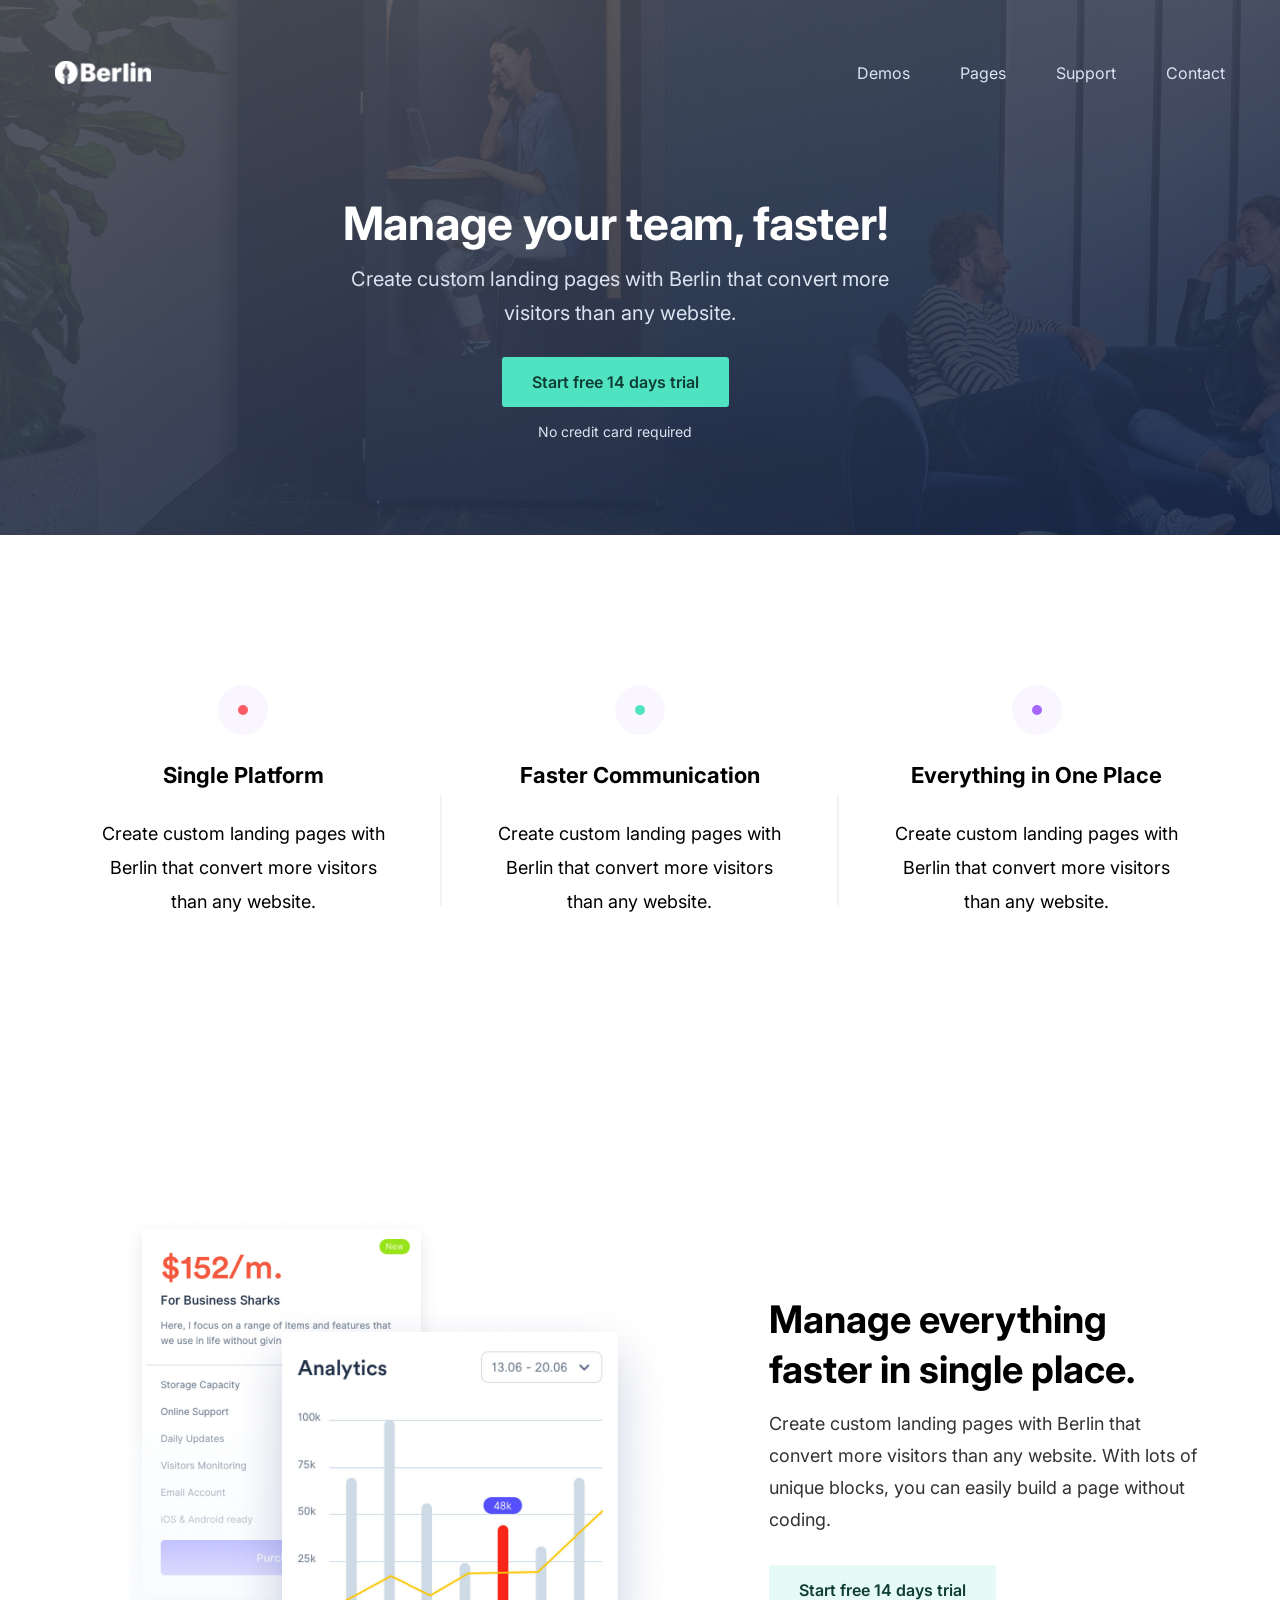
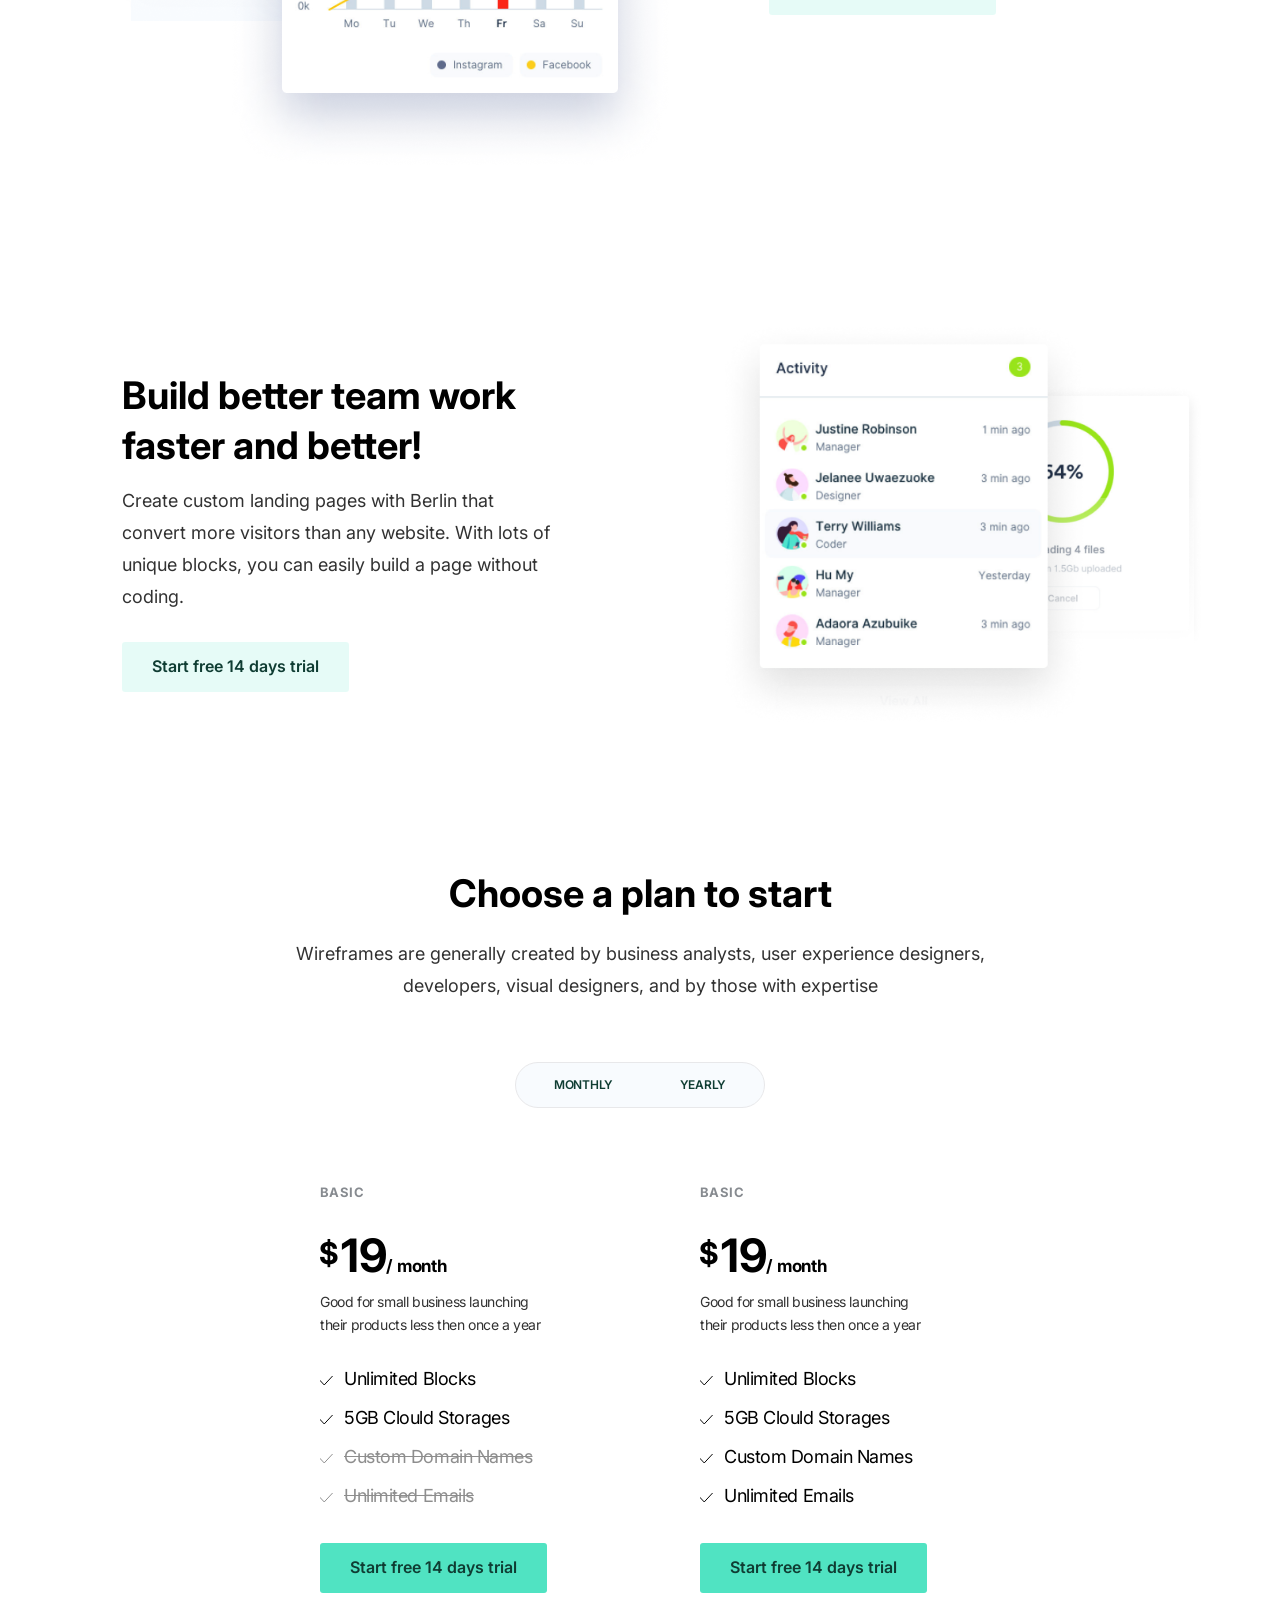
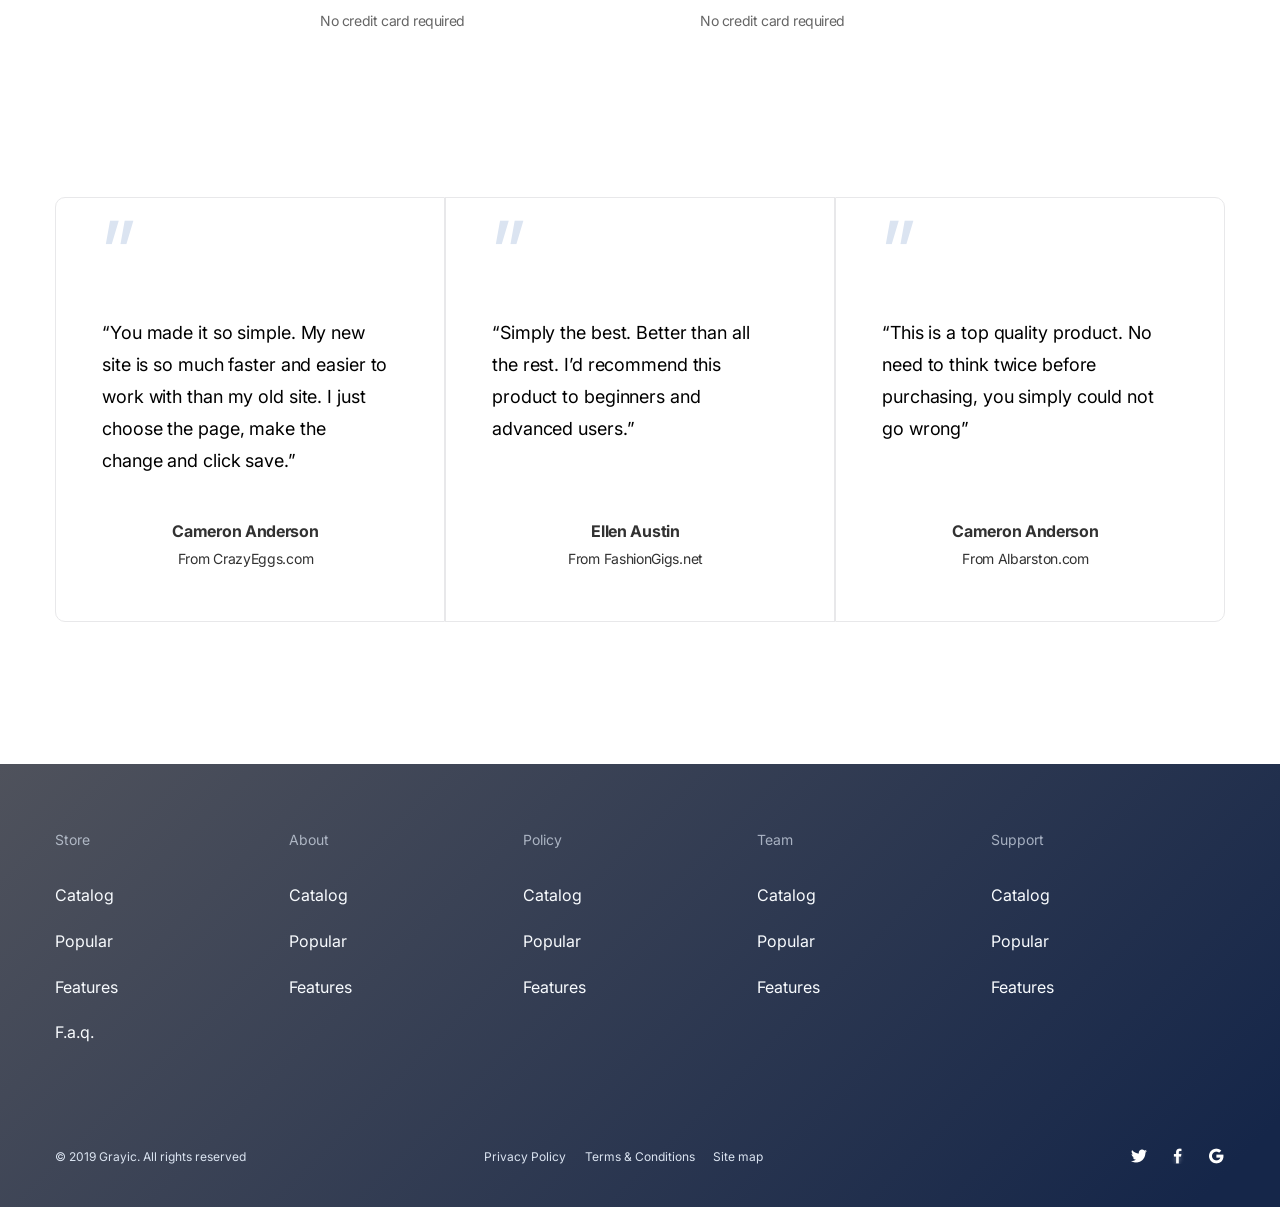
<file: index.html>
<!DOCTYPE html>
<html lang="en">

<head>
    <meta charset="UTF-8">
    <meta http-equiv="X-UA-Compatible" content="IE=edge">
    <meta name="viewport" content="width=device-width, initial-scale=1.0">
    <link rel="preconnect" href="https://fonts.googleapis.com">
    <link rel="preconnect" href="https://fonts.gstatic.com" crossorigin>
    <link href="https://fonts.googleapis.com/css2?family=Inter:wght@400;600;700&display=swap" rel="stylesheet">
    <link rel="stylesheet" href="css/style.css">
    <title>Berlin</title>

</head>

<body>
    <div class="wrapper">
        <header class="header">
            <div class="header__body">
                <div class="header__logo">
                    <a href="index.html"><img src="img/LOGO White.svg" alt="logo-white"></a>
                </div>
                <nav class="header__menu">
                    <ul class="header__list">
                        <li class="header__item"><a href="">Demos</a></li>
                        <li class="header__item"><a href="">Pages</a></li>
                        <li class="header__item"><a href="">Support</a></li>
                        <li class="header__item"><a href="contact.html">Contact</a></li>
                    </ul>
                </nav>
            </div>
        </header>

        <div class="content__top">
            <div class="content__top-container">
                <div class="content__block">
                    <h1 class="content__top-title">Manage your team, faster!</h1>
                    <p class="content__top-text">Create custom landing pages with Berlin that convert more visitors than
                        any
                        website.</p>
                    <button class="content__top-button button-dark-green">Start free 14 days trial</button>
                    <h5 class="content__top-not__cards">No credit card required</h5>
                </div>
            </div>
        </div>

        <div class="feature">
            <div class="feature__container">

                <div class="feature__item ">
                    <div class="feature__button-red feature__button">
                        <div class="feature__button-small"></div>
                    </div>
                    <h2 class="feature__item-title">Single Platform</h2>
                    <p class="feature__item-text">Create custom landing pages with Berlin that convert more visitors
                        than any website.</p>
                </div>

                <div class="feature__item">
                    <div class="feature__button-blue feature__button">
                        <div class="feature__button-small"></div>
                    </div>
                    <h2 class="feature__item-title">Faster Communication</h2>
                    <p class="feature__item-text">Create custom landing pages with Berlin that convert more visitors
                        than any website.</p>
                </div>

                <div class="feature__item">
                    <div class="feature__button-violet feature__button">
                        <div class="feature__button-small"></div>
                    </div>
                    <h2 class="feature__item-title">Everything in One Place</h2>
                    <p class="feature__item-text">Create custom landing pages with Berlin that convert more visitors
                        than any website.</p>
                </div>
            </div>
        </div>

        <div class="content__analytic">
            <div class="content__analytic-container">
                <div class="content__analytic-img">
                    <img src="img/analytics-img.png" alt="analytics-img">
                </div>

                <div class="content__analytic-info">
                    <h2 class="content__analytic-title">Manage everything faster in single place.</h2>
                    <p class="content__analytic-text">Create custom landing pages with Berlin that convert more visitors
                        than any website. With lots of unique blocks, you can easily build a page without coding.</p>
                    <button class="content__analytic-button button-dark-lite">Start free 14 days trial</button>
                </div>
            </div>
        </div>

        <div class="content__two">
            <div class="content__two-container">
                <div class="content__two-info">
                    <h2 class="content__two-title">Build better team work faster and better!</h2>
                    <p class="content__two-text">Create custom landing pages with Berlin that convert more visitors
                        than any website. With lots of unique blocks, you can easily build a page without coding.</p>
                    <button class="content__analytic-button button-dark-lite">Start free 14 days trial</button>
                </div>

                <div class="content__two-img">
                    <img src="img/IMAGE 1.png" alt="IMAGE 1">
                </div>
            </div>
        </div>

        <div class="pricing">
            <div class="prising__container">
                <div class="prising__heading">
                    <h2 class="prising__heading-title">Choose a plan to start</h2>
                    <p class="prising__heading-text">Wireframes are generally created by business analysts, user
                        experience designers, developers, visual designers, and by those with expertise</p>
                </div>

                <div class="pricing__block">

                    <div class="pricing__block-buttons">
                        <button class="pricing__block-button-one button">Monthly</button>
                        <button class="pricing__block-button-two button">Yearly</button>
                    </div>

                    <div class="price__lists">
                        <div class="price__list-one">
                            <span class="pricing__block-package">Basic</span>
                            <h2 class="pricing__block-price">19<span>/ month</span></h2>
                            <p class="pricing__block-text">Good for small business launching their products less then
                                once a
                                year</p>
                            <ul class="pricing__block-list">
                                <li class="pricing__block-item">Unlimited Blocks</li>
                                <li class="pricing__block-item">5GB Clould Storages</li>
                                <li class="pricing__block-item crossed-out">Custom Domain Names</li>
                                <li class="pricing__block-item crossed-out">Unlimited Emails</li>
                            </ul>
                            <button class="pricing__block-button button-dark-green">Start free 14 days trial</button>
                            <h5 class="prising__block-not__cards">No credit card required</h5>
                        </div>
                        <div class="price__list-two">
                            <span class="pricing__block-package">Basic</span>
                            <h2 class="pricing__block-price">19<span>/ month</span></h2>
                            <p class="pricing__block-text">Good for small business launching their products less then
                                once a
                                year</p>
                            <ul class="pricing__block-list">
                                <li class="pricing__block-item">Unlimited Blocks</li>
                                <li class="pricing__block-item">5GB Clould Storages</li>
                                <li class="pricing__block-item">Custom Domain Names</li>
                                <li class="pricing__block-item">Unlimited Emails</li>
                            </ul>
                            <button class="pricing__block-button button-dark-green">Start free 14 days trial</button>
                            <h5 class="prising__block-not__cards">No credit card required</h5>
                        </div>
                    </div>
                </div>

            </div>
        </div>

        <div class="testimonial">
            <div class="testimonial__container">
                <div class="testimonial__block">
                    <span class="testimonial__block-quotes">&#8221</span>
                    <p class="testimonial__block-text">“You made it so simple. My new site is so much faster and
                        easier
                        to work with than my old site. I
                        just choose the page, make the change and click save.”</p>
                    <h5 class="testimonial__block-autor">Cameron Anderson</h5>
                    <p class="testimonial__block-source">From CrazyEggs.com</p>
                </div>

                <div class="testimonial__block">
                    <span class="testimonial__block-quotes">&#8221</span>
                    <p class="testimonial__block-text">“Simply the best. Better than all the rest. I’d recommend this
                        product to beginners and advanced users.”</p>
                    <h5 class="testimonial__block-autor">Ellen Austin</h5>
                    <p class="testimonial__block-source">From FashionGigs.net</p>
                </div>

                <div class="testimonial__block">
                    <span class="testimonial__block-quotes">&#8221</span>
                    <p class="testimonial__block-text">“This is a top quality product. No need to think twice before
                        purchasing, you simply could not go wrong”</p>
                    <h5 class="testimonial__block-autor">Cameron Anderson</h5>
                    <p class="testimonial__block-source">From Albarston.com</p>
                </div>
            </div>
        </div>

        <footer class="footer">
            <div class="footer__container">
                <div class="footer__group-blocks">

                    <div class="footer__group">
                        <h4 class="footer__group-title">Store</h4>
                        <ul class="footer__group-list">
                            <li class="footer__group-item"><a href="" class="footer__group-link">Catalog</a></li>
                            <li class="footer__group-item"><a href="" class="footer__group-link">Popular</a></li>
                            <li class="footer__group-item"><a href="" class="footer__group-link">Features</a></li>
                            <li class="footer__group-item"><a href="" class="footer__group-link">F.a.q.</a></li>
                        </ul>
                    </div>

                    <div class="footer__group">
                        <h4 class="footer__group-title">About</h4>
                        <ul class="footer__group-list">
                            <li class="footer__group-item"><a href="" class="footer__group-link">Catalog</a></li>
                            <li class="footer__group-item"><a href="" class="footer__group-link">Popular</a></li>
                            <li class="footer__group-item"><a href="" class="footer__group-link">Features</a></li>
                        </ul>
                    </div>

                    <div class="footer__group">
                        <h4 class="footer__group-title">Policy</h4>
                        <ul class="footer__group-list">
                            <li class="footer__group-item"><a href="" class="footer__group-link">Catalog</a></li>
                            <li class="footer__group-item"><a href="" class="footer__group-link">Popular</a></li>
                            <li class="footer__group-item"><a href="" class="footer__group-link">Features</a></li>
                        </ul>
                    </div>

                    <div class="footer__group">
                        <h4 class="footer__group-title">Team</h4>
                        <ul class="footer__group-list">
                            <li class="footer__group-item"><a href="" class="footer__group-link">Catalog</a></li>
                            <li class="footer__group-item"><a href="" class="footer__group-link">Popular</a></li>
                            <li class="footer__group-item"><a href="" class="footer__group-link">Features</a></li>
                    </div>

                    <div class="footer__group">
                        <h4 class="footer__group-title">Support</h4>
                        <ul class="footer__group-list">
                            <li class="footer__group-item"><a href="" class="footer__group-link">Catalog</a></li>
                            <li class="footer__group-item"><a href="" class="footer__group-link">Popular</a></li>
                            <li class="footer__group-item"><a href="" class="footer__group-link">Features</a></li>
                        </ul>
                    </div>
                </div>

                <div class="footer__info">
                    <span class="footer__politic span__style">&#169 2019 Grayic. All rights reserved</span>
                    <div class="footer__info-block">
                        <span class="footer__privacy span__style">Privacy Policy</span>
                        <span class="footer__terms span__style">Terms & Conditions</span>
                        <span class="footer__site-map span__style">Site map</span>
                    </div>

                    <div class="footer_social">
                        <a class="footer_social-icon" href=""><img src="img/twitter.png" alt="twitter"></a>
                        <a class="footer_social-icon" href=""><img src="img/facebook.png" alt="facebook"></a>
                        <a class="footer_social-icon" href=""><img src="img/google.png" alt="google"></a>
                    </div>
                </div>

            </div>

        </footer>
    </div>
</body>

</html>
</file>
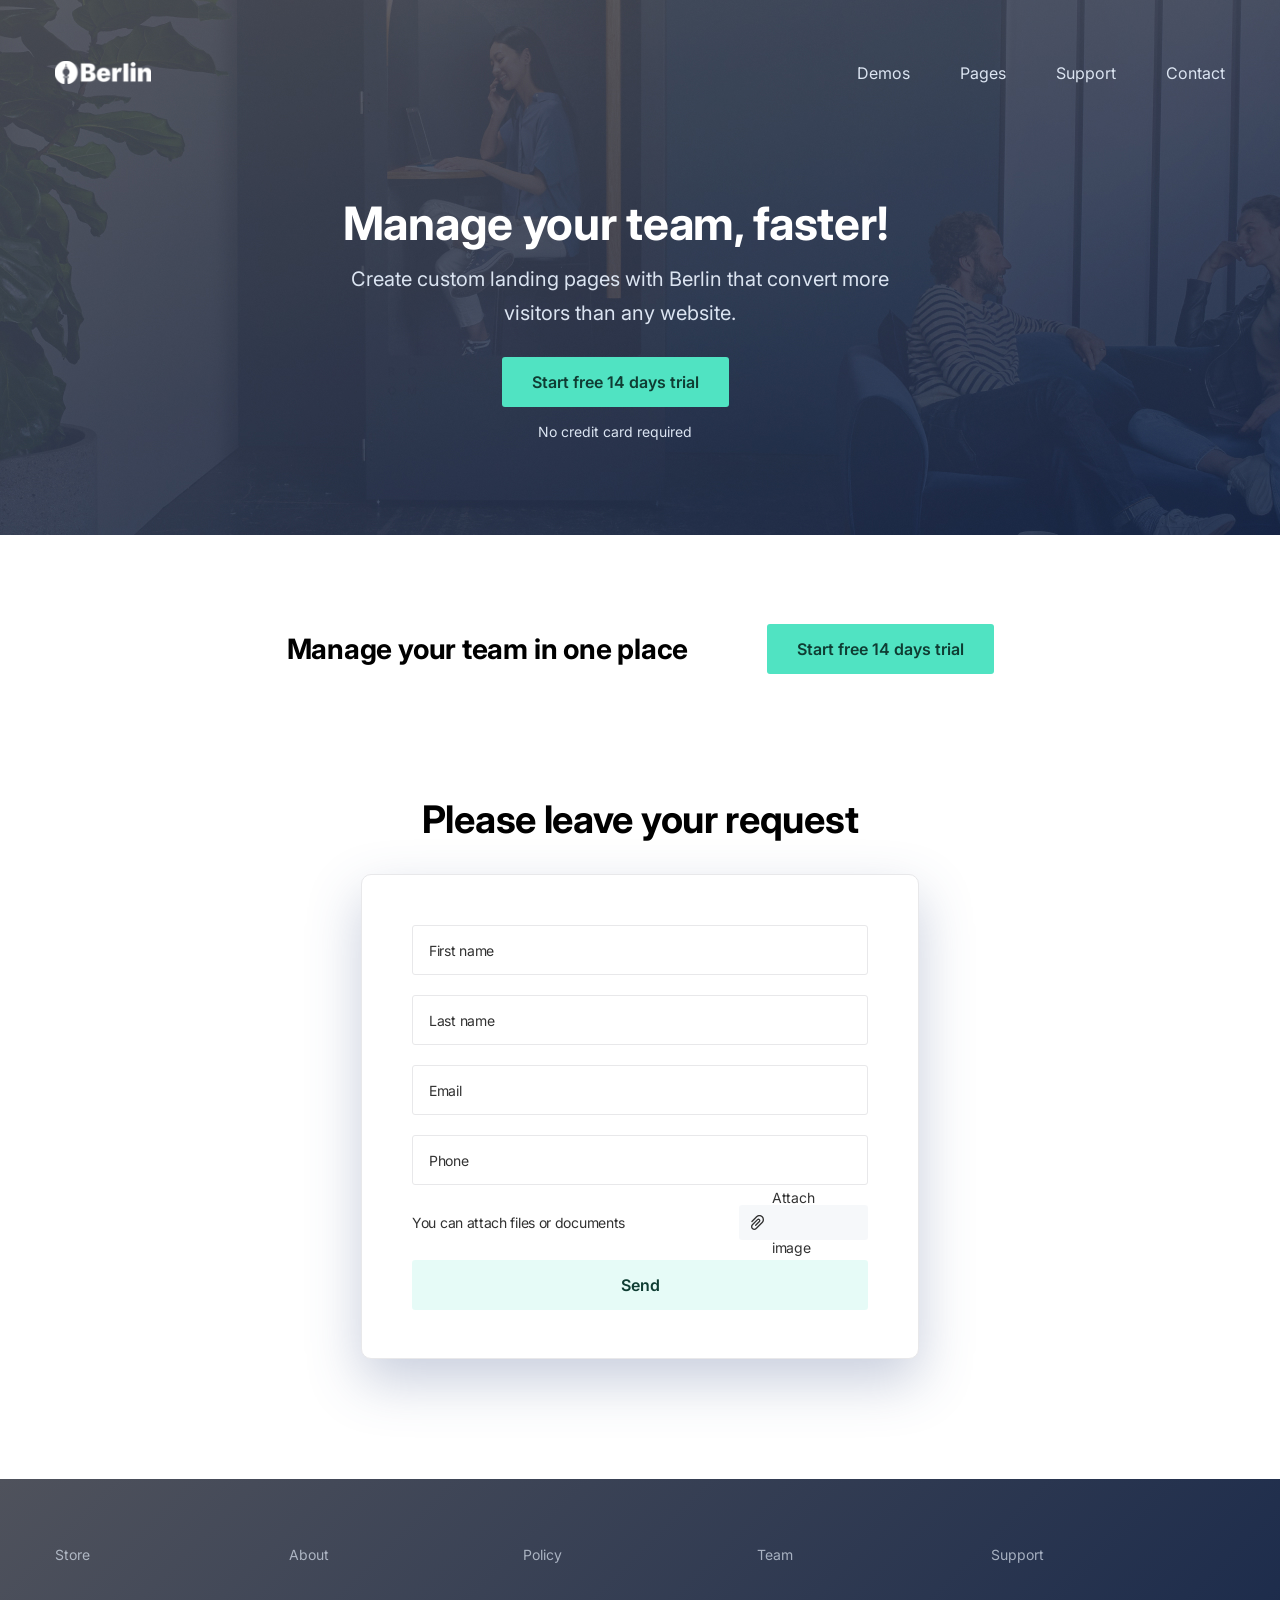
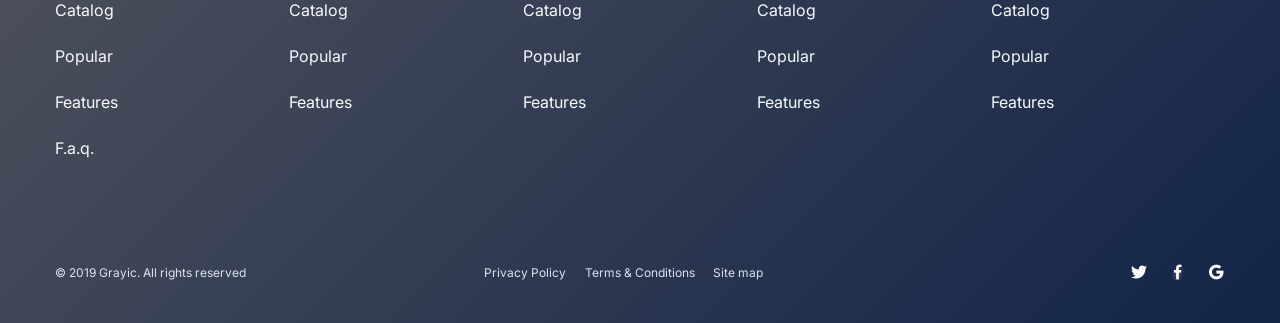
<file: contact.html>
<!DOCTYPE html>
<html lang="en">

<head>
    <meta charset="UTF-8">
    <meta http-equiv="X-UA-Compatible" content="IE=edge">
    <meta name="viewport" content="width=device-width, initial-scale=1.0">
    <link rel="preconnect" href="https://fonts.googleapis.com">
    <link rel="preconnect" href="https://fonts.gstatic.com" crossorigin>
    <link href="https://fonts.googleapis.com/css2?family=Inter:wght@400;600;700&display=swap" rel="stylesheet">
    <link rel="stylesheet" href="css/style.css">
    <title>Document</title>
</head>

<body>
    <div class="wrapper">
        <header class="header">
            <div class="header__body">
                <div class="header__logo">
                    <a href="index.html"><img src="img/LOGO White.svg" alt="logo-white"></a>
                </div>
                <nav class="header__menu">
                    <ul class="header__list">
                        <li class="header__item"><a href="">Demos</a></li>
                        <li class="header__item"><a href="">Pages</a></li>
                        <li class="header__item"><a href="">Support</a></li>
                        <li class="header__item"><a href="">Contact</a></li>
                    </ul>
                </nav>
            </div>
        </header>

        <div class="content__top">
            <div class="content__top-container">
                <div class="content__block">
                    <h1 class="content__top-title">Manage your team, faster!</h1>
                    <p class="content__top-text">Create custom landing pages with Berlin that convert more visitors than
                        any
                        website.</p>
                    <button class="content__top-button button-dark-green">Start free 14 days trial</button>
                    <h5 class="content__top-not__cards">No credit card required</h5>
                </div>
            </div>
        </div>

        <div class="contact__form">
            <div class="contact__form-container">
                <div class="contact__form-header">
                    <h2 class="contact__form-header__title">Manage your team in one place</h2>
                    <button class="contact__form-button button-dark-green">Start free 14 days trial</button>
                </div>
                <div class="form__block">
                    <h2 class="form__block-title">Please leave your request</h2>
                    <form class="form" action="#">
                        <input class="form__input" type="text" name="Name" id="" placeholder="First name">
                        <br>
                        <input class="form__input" type="text" name="Name" id="" placeholder="Last name">
                        <br>
                        <input class="form__input" type="email" name="Email" id="" placeholder="Email">
                        <br>
                        <input class="form__input" type="tel" name="Tel" id="" placeholder="Phone">
                        <br>
                        <div class="form__attach-img">
                            <span>You can attach files or documents</span>
                            <input type="file" name="File" id="input__file" multiple class="input__file">
                            <label for="input__file" class="input__file-button">
                                <img class="input__file-icon" src="img/icon.svg" alt="icon">
                                <span class="input__file-button-text">Attach image</span>
                            </label>
                        </div>
                        <button class="form__button" type="submit">Send</button>
                    </form>
                </div>

            </div>
        </div>

        <footer class="footer">
            <div class="footer__container">
                <div class="footer__group-blocks">

                    <div class="footer__group">
                        <h4 class="footer__group-title">Store</h4>
                        <ul class="footer__group-list">
                            <li class="footer__group-item"><a href="" class="footer__group-link">Catalog</a></li>
                            <li class="footer__group-item"><a href="" class="footer__group-link">Popular</a></li>
                            <li class="footer__group-item"><a href="" class="footer__group-link">Features</a></li>
                            <li class="footer__group-item"><a href="" class="footer__group-link">F.a.q.</a></li>
                        </ul>
                    </div>

                    <div class="footer__group">
                        <h4 class="footer__group-title">About</h4>
                        <ul class="footer__group-list">
                            <li class="footer__group-item"><a href="" class="footer__group-link">Catalog</a></li>
                            <li class="footer__group-item"><a href="" class="footer__group-link">Popular</a></li>
                            <li class="footer__group-item"><a href="" class="footer__group-link">Features</a></li>
                        </ul>
                    </div>

                    <div class="footer__group">
                        <h4 class="footer__group-title">Policy</h4>
                        <ul class="footer__group-list">
                            <li class="footer__group-item"><a href="" class="footer__group-link">Catalog</a></li>
                            <li class="footer__group-item"><a href="" class="footer__group-link">Popular</a></li>
                            <li class="footer__group-item"><a href="" class="footer__group-link">Features</a></li>
                        </ul>
                    </div>

                    <div class="footer__group">
                        <h4 class="footer__group-title">Team</h4>
                        <ul class="footer__group-list">
                            <li class="footer__group-item"><a href="" class="footer__group-link">Catalog</a></li>
                            <li class="footer__group-item"><a href="" class="footer__group-link">Popular</a></li>
                            <li class="footer__group-item"><a href="" class="footer__group-link">Features</a></li>
                    </div>

                    <div class="footer__group">
                        <h4 class="footer__group-title">Support</h4>
                        <ul class="footer__group-list">
                            <li class="footer__group-item"><a href="" class="footer__group-link">Catalog</a></li>
                            <li class="footer__group-item"><a href="" class="footer__group-link">Popular</a></li>
                            <li class="footer__group-item"><a href="" class="footer__group-link">Features</a></li>
                        </ul>
                    </div>
                </div>

                <div class="footer__info">
                    <span class="footer__politic span__style">&#169 2019 Grayic. All rights reserved</span>
                    <div class="footer__info-block">
                        <span class="footer__privacy span__style">Privacy Policy</span>
                        <span class="footer__terms span__style">Terms & Conditions</span>
                        <span class="footer__site-map span__style">Site map</span>
                    </div>

                    <div class="footer_social">
                        <a class="footer_social-icon" href=""><img src="img/twitter.png" alt="twitter"></a>
                        <a class="footer_social-icon" href=""><img src="img/facebook.png" alt="facebook"></a>
                        <a class="footer_social-icon" href=""><img src="img/google.png" alt="google"></a>
                    </div>
                </div>

            </div>

        </footer>
    </div>
</body>

</html>
</file>
<file: css/style.css>
* {
  padding: 0;
  margin: 0;
  border: 0;
}

*, *::before, *::after {
  -webkit-box-sizing: border-box;
  box-sizing: border-box;
}

:focus, :active {
  outline: none;
}

a:focus, a:active {
  outline: none;
}

nav, footer, header, aside {
  display: block;
}

html, body {
  height: 100%;
  width: 100%;
  line-height: 1;
  font-size: 14px;
  -ms-text-size-adjust: 100%;
  -moz-text-size-adjust: 100%;
  -webkit-text-size-adjust: 100%;
}

input, button, textarea {
  font-family: inherit;
}

input::-ms-clear {
  display: none;
}

button {
  cursor: pointer;
}

button::-moz-focus-inner {
  padding: 0;
  border: 0;
}

a, a:visited {
  text-decoration: none;
}

a:hover {
  text-decoration: none;
}

ul li {
  list-style: none;
}

img {
  vertical-align: top;
}

h1, h2, h3, h4, h5, h6 {
  font-size: inherit;
  font-weight: 400;
}

.wrapper .button-dark-lite, .wrapper .button-dark-green {
  min-width: 227px;
  min-height: 50px;
  border-radius: 3px;
  font: 600 16px/119% "Inter", sans-serif;
  display: -webkit-box;
  display: -ms-flexbox;
  display: flex;
  -webkit-box-pack: center;
      -ms-flex-pack: center;
          justify-content: center;
  -webkit-box-align: center;
      -ms-flex-align: center;
          align-items: center;
  color: #0f3d33;
  padding: 15px 28px;
}

.contact__form-container .form__block .form__block-title, .prising__container .prising__heading .prising__heading-title, .content__two-container .content__two-info .content__two-title, .content__analytic-container .content__analytic-info .content__analytic-title {
  font: bold 38px/132% "Inter", sans-serif;
  color: #000000;
}

.testimonial__container .testimonial__block .testimonial__block-text, .prising__container .prising__heading .prising__heading-text, .content__two-container .content__two-info .content__two-text, .content__analytic-container .content__analytic-info .content__analytic-text {
  font: 18px/178% "Inter", sans-serif;
  color: #323232;
}

.wrapper {
  width: 100%;
  min-height: 100vh;
}
.wrapper .button-dark-green {
  background-color: #50e3c2;
}
.wrapper .button-dark-lite {
  background-color: rgba(80, 227, 194, 0.14);
}

.header {
  position: absolute;
  top: 0;
  left: 0;
  width: 100%;
}
.header .header__body {
  max-width: 1190px;
  min-height: 145px;
  padding: 10px;
  margin: 0 auto;
  display: -webkit-box;
  display: -ms-flexbox;
  display: flex;
  -webkit-box-pack: justify;
      -ms-flex-pack: justify;
          justify-content: space-between;
  -webkit-box-align: center;
      -ms-flex-align: center;
          align-items: center;
  -ms-flex-wrap: wrap;
      flex-wrap: wrap;
}
.header .header__body .header__menu .header__list {
  display: -webkit-box;
  display: -ms-flexbox;
  display: flex;
  -webkit-box-pack: end;
      -ms-flex-pack: end;
          justify-content: flex-end;
  -webkit-box-align: center;
      -ms-flex-align: center;
          align-items: center;
  -ms-flex-wrap: wrap;
      flex-wrap: wrap;
}
.header .header__body .header__menu .header__list .header__item {
  margin-left: 50px;
}
.header .header__body .header__menu .header__list .header__item a {
  font: 16px/150% "Inter", sans-serif;
  color: #dbe4f1;
}

.content__top {
  background: url(../img/BG.jpg) center center no-repeat;
}
.content__top .content__top-container {
  max-width: 1190px;
  height: 535px;
  padding: 189px 10px 20px 10px;
  margin: 0 auto;
  display: -webkit-box;
  display: -ms-flexbox;
  display: flex;
  -webkit-box-pack: center;
      -ms-flex-pack: center;
          justify-content: center;
  overflow: hidden;
}
.content__top .content__top-container .content__block {
  margin-left: -50px;
  text-align: center;
}
.content__top .content__top-container .content__block .content__top-title {
  font: normal bold 46px/148% "Inter", sans-serif;
  letter-spacing: -0.3px;
  color: white;
  margin-bottom: 5px;
}
.content__top .content__top-container .content__block .content__top-text {
  max-width: 563px;
  font: 20px/170% "Inter", sans-serif;
  color: #dbe4f1;
  margin: 0px 0px 27px 9px;
}
.content__top .content__top-container .content__block .content__top-button {
  display: inline-block;
  margin-bottom: 11px;
}
.content__top .content__top-container .content__block .content__top-not__cards {
  font: 14px/200% "Inter", sans-serif;
  color: #dbe4f1;
}

.feature {
  padding: 150px 10px 20px 10px;
}
.feature .feature__container {
  max-width: 1190px;
  margin: 0 auto;
  display: -webkit-box;
  display: -ms-flexbox;
  display: flex;
  -ms-flex-pack: distribute;
      justify-content: space-around;
  -ms-flex-wrap: wrap;
      flex-wrap: wrap;
}
.feature .feature__item {
  width: 306px;
  display: inline-block;
  text-align: center;
  position: relative;
  margin-bottom: 146px;
}
.feature .feature__item:not(:last-of-type) {
  margin-right: 0;
}
.feature .feature__item:not(:last-of-type):after {
  content: "";
  position: absolute;
  display: block;
  height: 111px;
  border: 1px solid #E8E8EA;
  opacity: 50%;
  right: -46px;
  top: 110px;
}
.feature .feature__item .feature__button {
  margin: 0 auto;
  margin-bottom: 24px;
}
.feature .feature__item .feature__item-title {
  font: bold 22px/154% "Inter", sans-serif;
  color: black;
  margin-bottom: 24px;
}
.feature .feature__item .feature__item-text {
  font: 18px/189% "Inter", sans-serif;
  color: black;
}
.feature .feature__item .feature__button-red {
  width: 50px;
  height: 50px;
  border-radius: 50%;
  display: -webkit-box;
  display: -ms-flexbox;
  display: flex;
  -webkit-box-pack: center;
      -ms-flex-pack: center;
          justify-content: center;
  -webkit-box-align: center;
      -ms-flex-align: center;
          align-items: center;
  background-color: rgba(166, 101, 251, 0.06);
}
.feature .feature__item .feature__button-red .feature__button-small {
  width: 10px;
  height: 10px;
  border-radius: 50%;
  display: -webkit-box;
  display: -ms-flexbox;
  display: flex;
  -webkit-box-pack: center;
      -ms-flex-pack: center;
          justify-content: center;
  -webkit-box-align: center;
      -ms-flex-align: center;
          align-items: center;
  background-color: #fc5c65;
}
.feature .feature__item .feature__button-blue {
  width: 50px;
  height: 50px;
  border-radius: 50%;
  display: -webkit-box;
  display: -ms-flexbox;
  display: flex;
  -webkit-box-pack: center;
      -ms-flex-pack: center;
          justify-content: center;
  -webkit-box-align: center;
      -ms-flex-align: center;
          align-items: center;
  background-color: rgba(166, 101, 251, 0.06);
}
.feature .feature__item .feature__button-blue .feature__button-small {
  width: 10px;
  height: 10px;
  border-radius: 50%;
  display: -webkit-box;
  display: -ms-flexbox;
  display: flex;
  -webkit-box-pack: center;
      -ms-flex-pack: center;
          justify-content: center;
  -webkit-box-align: center;
      -ms-flex-align: center;
          align-items: center;
  background-color: #50e3c2;
}
.feature .feature__item .feature__button-violet {
  width: 50px;
  height: 50px;
  border-radius: 50%;
  display: -webkit-box;
  display: -ms-flexbox;
  display: flex;
  -webkit-box-pack: center;
      -ms-flex-pack: center;
          justify-content: center;
  -webkit-box-align: center;
      -ms-flex-align: center;
          align-items: center;
  background-color: rgba(166, 101, 251, 0.06);
}
.feature .feature__item .feature__button-violet .feature__button-small {
  width: 10px;
  height: 10px;
  border-radius: 50%;
  display: -webkit-box;
  display: -ms-flexbox;
  display: flex;
  -webkit-box-pack: center;
      -ms-flex-pack: center;
          justify-content: center;
  -webkit-box-align: center;
      -ms-flex-align: center;
          align-items: center;
  background-color: #a665fb;
}

.content__analytic-container {
  max-width: 1190px;
  margin: 0 auto;
  padding: 130px 30px 20px 77px;
  display: -webkit-box;
  display: -ms-flexbox;
  display: flex;
  -webkit-box-pack: justify;
      -ms-flex-pack: justify;
          justify-content: space-between;
  -webkit-box-align: center;
      -ms-flex-align: center;
          align-items: center;
  -ms-flex-wrap: wrap;
      flex-wrap: wrap;
}
.content__analytic-container .content__analytic-img {
  background-position: center;
  background-repeat: no-repeat;
  background-size: cover;
}
.content__analytic-container .content__analytic-info {
  max-width: 436px;
  text-align: left;
  margin-top: -75px;
}
.content__analytic-container .content__analytic-info .content__analytic-title {
  margin-bottom: 14px;
}
.content__analytic-container .content__analytic-info .content__analytic-text {
  margin-bottom: 29px;
}

.content__two-container {
  max-width: 1190px;
  margin: 0 auto;
  padding: 130px 30px 20px 77px;
  display: -webkit-box;
  display: -ms-flexbox;
  display: flex;
  -webkit-box-pack: justify;
      -ms-flex-pack: justify;
          justify-content: space-between;
  -webkit-box-align: center;
      -ms-flex-align: center;
          align-items: center;
  -ms-flex-wrap: wrap;
      flex-wrap: wrap;
}
.content__two-container .content__two-img {
  background-position: center;
  background-repeat: no-repeat;
  background-size: cover;
}
.content__two-container .content__two-img img {
  height: 409px;
}
.content__two-container .content__two-info {
  max-width: 436px;
  text-align: left;
  margin-top: 15px;
}
.content__two-container .content__two-info .content__two-title {
  margin-bottom: 14px;
}
.content__two-container .content__two-info .content__two-text {
  margin-bottom: 29px;
}

.prising__container {
  margin: 0 auto;
  max-width: 1190px;
  padding: 120px 10px 20px 10px;
  display: -webkit-box;
  display: -ms-flexbox;
  display: flex;
  -webkit-box-pack: center;
      -ms-flex-pack: center;
          justify-content: center;
  -webkit-box-align: center;
      -ms-flex-align: center;
          align-items: center;
  text-align: center;
  -webkit-box-orient: vertical;
  -webkit-box-direction: normal;
      -ms-flex-direction: column;
          flex-direction: column;
}
.prising__container .prising__heading .prising__heading-title {
  margin-bottom: 20px;
}
.prising__container .prising__heading .prising__heading-text {
  max-width: 750px;
  margin-bottom: 60px;
}
.prising__container .pricing__block .pricing__block-buttons {
  margin: 0 auto;
  width: 250px;
  height: 46px;
  border-radius: 23px;
  border: 1px solid #E8E8EA;
  display: -webkit-box;
  display: -ms-flexbox;
  display: flex;
  padding: 4px;
  -webkit-box-pack: justify;
      -ms-flex-pack: justify;
          justify-content: space-between;
  background-color: #F8FBFE;
  margin-bottom: 41px;
  cursor: pointer;
}
.prising__container .pricing__block .pricing__block-buttons .button {
  font: 600 12px/233% "Inter", sans-serif;
  letter-spacing: -0.3px;
  text-transform: uppercase;
  background-color: none;
  color: #0F3D33;
  background: none;
}
.prising__container .pricing__block .pricing__block-buttons .pricing__block-button-one {
  display: block;
  padding-left: 34px;
}
.prising__container .pricing__block .pricing__block-buttons .pricing__block-button-two {
  display: block;
  padding-right: 34px;
}
.prising__container .pricing__block .pricing__block-buttons .pricing__block-button-two:focus,
.prising__container .pricing__block .pricing__block-buttons .pricing__block-button-one:focus {
  display: block;
  width: 126px;
  text-align: center;
  padding: 6px 34px 4px 34px;
  background-color: #50E3C2;
  border-radius: 23px;
}
.prising__container .pricing__block .price__lists {
  max-width: 730px;
  display: -webkit-box;
  display: -ms-flexbox;
  display: flex;
  -webkit-box-pack: justify;
      -ms-flex-pack: justify;
          justify-content: space-between;
}
.prising__container .pricing__block .price__lists .price__list-one {
  margin-right: 30px;
}
.prising__container .pricing__block .price__lists .price__list-one,
.prising__container .pricing__block .price__lists .price__list-two {
  width: 350px;
  padding: 24px 77px 0px 45px;
  padding-top: 28px;
  padding-left: 45px;
  text-align: left;
  cursor: pointer;
  position: relative;
}
.prising__container .pricing__block .price__lists .price__list-one:hover::before,
.prising__container .pricing__block .price__lists .price__list-one :focus::before,
.prising__container .pricing__block .price__lists .price__list-two:hover::before,
.prising__container .pricing__block .price__lists .price__list-two :focus::before {
  content: "";
  position: absolute;
  display: block;
  height: 4px;
  width: 350px;
  background-color: #50E3C2;
  border-radius: 6px;
  top: 0;
  left: 0;
}
.prising__container .pricing__block .price__lists .price__list-one .pricing__block-package,
.prising__container .pricing__block .price__lists .price__list-two .pricing__block-package {
  display: inline-block;
  font: bold 13px/246% "Inter", sans-serif;
  letter-spacing: 0.433333px;
  text-transform: uppercase;
  color: #878B90;
  margin-bottom: 17px;
}
.prising__container .pricing__block .price__lists .price__list-one .pricing__block-price,
.prising__container .pricing__block .price__lists .price__list-two .pricing__block-price {
  position: relative;
  font: bold 46px/130% "Inter", sans-serif;
  letter-spacing: -0.3px;
  color: #000000;
  padding-left: 21px;
  margin-bottom: 5px;
}
.prising__container .pricing__block .price__lists .price__list-one .pricing__block-price span,
.prising__container .pricing__block .price__lists .price__list-two .pricing__block-price span {
  font: bold 17px/124% "Inter", sans-serif;
}
.prising__container .pricing__block .price__lists .price__list-one .pricing__block-price::before,
.prising__container .pricing__block .price__lists .price__list-two .pricing__block-price::before {
  content: "$";
  display: inline-block;
  position: absolute;
  font: bold 30px/120% "Inter", sans-serif;
  left: -1px;
  top: 9px;
}
.prising__container .pricing__block .price__lists .price__list-one .pricing__block-text,
.prising__container .pricing__block .price__lists .price__list-two .pricing__block-text {
  font: 14px/164% "Inter", sans-serif;
  letter-spacing: -0.4px;
  color: #323232;
  margin-bottom: 26px;
}
.prising__container .pricing__block .price__lists .price__list-one .pricing__block-list,
.prising__container .pricing__block .price__lists .price__list-two .pricing__block-list {
  margin-bottom: 31px;
}
.prising__container .pricing__block .price__lists .price__list-one .pricing__block-list .pricing__block-item,
.prising__container .pricing__block .price__lists .price__list-two .pricing__block-list .pricing__block-item {
  font: 18px/178% "Inter", sans-serif;
  letter-spacing: -0.45px;
  color: #000000;
}
.prising__container .pricing__block .price__lists .price__list-one .pricing__block-list .pricing__block-item::before,
.prising__container .pricing__block .price__lists .price__list-two .pricing__block-list .pricing__block-item::before {
  content: "";
  display: inline-block;
  width: 13px;
  height: 9.24px;
  margin-right: 11px;
  background: url(../img/check.svg) center center no-repeat;
}
.prising__container .pricing__block .price__lists .price__list-one .pricing__block-list .pricing__block-item:not(:last-of-type),
.prising__container .pricing__block .price__lists .price__list-two .pricing__block-list .pricing__block-item:not(:last-of-type) {
  margin-bottom: 7px;
}
.prising__container .pricing__block .price__lists .price__list-one .pricing__block-list .crossed-out,
.prising__container .pricing__block .price__lists .price__list-two .pricing__block-list .crossed-out {
  text-decoration: line-through;
  color: #8E8E8E;
}
.prising__container .pricing__block .price__lists .price__list-one .pricing__block-list .crossed-out::before,
.prising__container .pricing__block .price__lists .price__list-two .pricing__block-list .crossed-out::before {
  background: url(../img/check-2.svg) center center no-repeat;
}
.prising__container .pricing__block .price__lists .price__list-one .pricing__block-button,
.prising__container .pricing__block .price__lists .price__list-two .pricing__block-button {
  margin-bottom: 14px;
}
.prising__container .pricing__block .price__lists .price__list-one .prising__block-not__cards,
.prising__container .pricing__block .price__lists .price__list-two .prising__block-not__cards {
  font: 14px/200% "Inter", sans-serif;
  letter-spacing: -0.4px;
  color: #666666;
}

.testimonial__container {
  max-width: 1190px;
  margin: 0 auto;
  padding: 142px 10px 142px 10px;
  display: -webkit-box;
  display: -ms-flexbox;
  display: flex;
  -webkit-box-pack: center;
      -ms-flex-pack: center;
          justify-content: center;
  -ms-flex-wrap: wrap;
      flex-wrap: wrap;
}
.testimonial__container .testimonial__block {
  width: 390px;
  padding: 0px 55px 48px 46px;
  border: 1px solid #E8E8EA;
}
.testimonial__container .testimonial__block:nth-child(1) {
  border-radius: 10px 0 0 10px;
}
.testimonial__container .testimonial__block:nth-child(3) {
  border-radius: 0px 10px 10px 0px;
}
.testimonial__container .testimonial__block .testimonial__block-quotes {
  font: 98px/121% "Inter", sans-serif;
  letter-spacing: -0.1px;
  color: #DBE4F1;
}
.testimonial__container .testimonial__block .testimonial__block-text {
  min-height: 160px;
  letter-spacing: -0.1px;
  color: #000000;
  margin-bottom: 40px;
}
.testimonial__container .testimonial__block .testimonial__block-autor {
  text-align: center;
  font: bold 16px/175% "Inter", sans-serif;
  letter-spacing: -0.3px;
  color: #323232;
}
.testimonial__container .testimonial__block .testimonial__block-source {
  text-align: center;
  font: 14px/200% "Inter", sans-serif;
  letter-spacing: -0.3px;
  color: #323232;
}

.footer {
  max-width: 1600px;
  margin: 0 auto;
  background: linear-gradient(315.06deg, #152649 5%, #4F525C 100%);
}
.footer .footer__container {
  max-width: 1190px;
  padding: 60px 10px 41px 10px;
  margin: 0 auto;
}
.footer .footer__container .footer__group-blocks {
  display: -webkit-box;
  display: -ms-flexbox;
  display: flex;
  -webkit-box-pack: start;
      -ms-flex-pack: start;
          justify-content: start;
}
.footer .footer__container .footer__group {
  width: 165px;
  margin-bottom: 86px;
}
.footer .footer__container .footer__group:not(:last-of-type) {
  margin-right: 69px;
}
.footer .footer__container .footer__group .footer__group-title {
  font: 14px/229% "Inter", sans-serif;
  color: #DBE4F1;
  opacity: 0.7;
  mix-blend-mode: normal;
  margin-bottom: 23px;
}
.footer .footer__container .footer__group .footer__group-item {
  margin-bottom: 12px;
}
.footer .footer__container .footer__group .footer__group-link {
  font: 16px/212% "Inter", sans-serif;
  color: #F8FBFE;
}
.footer .footer__info {
  display: -webkit-box;
  display: -ms-flexbox;
  display: flex;
  -webkit-box-pack: justify;
      -ms-flex-pack: justify;
          justify-content: space-between;
}
.footer .footer__info .footer__info-block {
  margin-left: -129px;
}
.footer .footer__info .footer__privacy,
.footer .footer__info .footer__terms {
  margin-right: 15px;
}
.footer .footer__info .span__style {
  font: 12px/150% "Inter", sans-serif;
  color: #DBE4F1;
}
.footer .footer__info .footer_social .footer_social-icon:not(:last-child) {
  margin-right: 18.67px;
}

.contact__form-container {
  max-width: 727px;
  padding: 89px 10px 120px 10px;
  margin: 0 auto;
}
.contact__form-container .contact__form-header {
  display: -webkit-box;
  display: -ms-flexbox;
  display: flex;
  -webkit-box-pack: justify;
      -ms-flex-pack: justify;
          justify-content: space-between;
  -webkit-box-align: center;
      -ms-flex-align: center;
          align-items: center;
  margin-bottom: 120px;
}
.contact__form-container .contact__form-header .contact__form-header__title {
  font: bold 28px/179% "Inter", sans-serif;
  letter-spacing: -0.221053px;
  color: #000000;
}
.contact__form-container .form__block {
  max-width: 558px;
  margin: 0 auto;
}
.contact__form-container .form__block .form__block-title {
  letter-spacing: -0.3px;
  text-align: center;
  margin-bottom: 30px;
}
.contact__form-container .form__block .form {
  background-color: #FFFFFF;
  border: 1px solid #E8E8EA;
  -webkit-box-shadow: 0px 22px 54px rgba(67, 87, 138, 0.29);
          box-shadow: 0px 22px 54px rgba(67, 87, 138, 0.29);
  border-radius: 10px;
  padding: 50px;
  width: 558px;
  height: 485px;
}
.contact__form-container .form__block .form .form__input {
  font: 14px/357% "Inter", sans-serif;
  letter-spacing: -0.3px;
  color: #323232;
  width: 456px;
  height: 50px;
  padding-left: 16px;
  border: 1px solid #E8E8EA;
  border-radius: 3px;
  margin-bottom: 20px;
}
.contact__form-container .form__block .form .form__input::-webkit-input-placeholder {
  font: 14px/357% "Inter", sans-serif;
  letter-spacing: -0.3px;
  color: #323232;
}
.contact__form-container .form__block .form .form__input::-moz-placeholder {
  font: 14px/357% "Inter", sans-serif;
  letter-spacing: -0.3px;
  color: #323232;
}
.contact__form-container .form__block .form .form__input:-ms-input-placeholder {
  font: 14px/357% "Inter", sans-serif;
  letter-spacing: -0.3px;
  color: #323232;
}
.contact__form-container .form__block .form .form__input::-ms-input-placeholder {
  font: 14px/357% "Inter", sans-serif;
  letter-spacing: -0.3px;
  color: #323232;
}
.contact__form-container .form__block .form .form__input::placeholder {
  font: 14px/357% "Inter", sans-serif;
  letter-spacing: -0.3px;
  color: #323232;
}
.contact__form-container .form__block .form .form__attach-img {
  max-height: 35px;
  display: -webkit-box;
  display: -ms-flexbox;
  display: flex;
  -webkit-box-pack: justify;
      -ms-flex-pack: justify;
          justify-content: space-between;
  -webkit-box-align: center;
      -ms-flex-align: center;
          align-items: center;
  margin-bottom: 20px;
}
.contact__form-container .form__block .form .form__attach-img span {
  font: 14px/357% "Inter", sans-serif;
  letter-spacing: -0.3px;
  color: #323232;
}
.contact__form-container .form__block .form .form__attach-img .input__file {
  display: none;
}
.contact__form-container .form__block .form .form__attach-img .input__file-button {
  width: 129px;
  max-height: 35px;
  -webkit-box-align: center;
      -ms-flex-align: center;
          align-items: center;
  background-color: rgba(242, 245, 248, 0.7);
  border-radius: 3px;
  cursor: pointer;
  display: -webkit-box;
  display: -ms-flexbox;
  display: flex;
  -webkit-box-pack: justify;
      -ms-flex-pack: justify;
          justify-content: space-between;
  padding: 0px 12px;
}
.contact__form-container .form__block .form .form__attach-img .input__file-button .input__file-icon {
  display: block;
  margin-right: 8px;
}
.contact__form-container .form__block .form .form__button {
  min-width: 100%;
  min-height: 50px;
  border-radius: 3px;
  font: 600 16px/119% "Inter", sans-serif;
  display: -webkit-box;
  display: -ms-flexbox;
  display: flex;
  -webkit-box-pack: center;
      -ms-flex-pack: center;
          justify-content: center;
  -webkit-box-align: center;
      -ms-flex-align: center;
          align-items: center;
  color: #0f3d33;
  padding: 15px 28px;
  background-color: rgba(80, 227, 194, 0.14);
}

/* Large desktops and laptops */
@media (min-width: 992px) and (max-width: 1199px) {
  .feature .feature__item:not(:last-of-type):after {
    display: none;
  }

  .content__analytic-container {
    max-width: 1190px;
    margin: 0 auto;
    padding: 130px 30px 20px 30px;
    display: -webkit-box;
    display: -ms-flexbox;
    display: flex;
    -ms-flex-pack: distribute;
        justify-content: space-around;
    -webkit-box-align: center;
        -ms-flex-align: center;
            align-items: center;
    -ms-flex-wrap: nowrap;
        flex-wrap: nowrap;
  }

  .content__two-container {
    max-width: 1190px;
    margin: 0 auto;
    padding: 130px 30px 20px 30px;
    display: -webkit-box;
    display: -ms-flexbox;
    display: flex;
    -ms-flex-pack: distribute;
        justify-content: space-around;
    -webkit-box-align: center;
        -ms-flex-align: center;
            align-items: center;
    -ms-flex-wrap: nowrap;
        flex-wrap: nowrap;
  }

  .testimonial__block:nth-child(1) {
    margin-right: 30px;
  }

  .testimonial__block:nth-child(3) {
    margin-top: 30px;
  }

  .footer__group-blocks {
    text-align: center;
  }
}
@media (min-width: 768px) and (max-width: 991px) {
  .feature .feature__item:not(:last-of-type):after {
    display: none;
  }

  .content__top .content__top-container .content__block {
    text-align: center;
    margin: 0 auto;
  }

  .content__analytic-container {
    padding: 15px 30px 20px 30px;
    -webkit-box-orient: vertical;
    -webkit-box-direction: normal;
        -ms-flex-direction: column;
            flex-direction: column;
  }

  .content__analytic-container .content__analytic-info {
    text-align: center;
    margin-top: -35px;
  }

  .content__analytic-button {
    margin: 0 auto;
  }

  .content__two-container {
    padding: 50px 30px 20px 30px;
    -webkit-box-orient: vertical;
    -webkit-box-direction: reverse;
        -ms-flex-direction: column-reverse;
            flex-direction: column-reverse;
  }
  .content__two-container .content__two-info {
    text-align: center;
  }

  .testimonial__block {
    -webkit-box-orient: vertical;
    -webkit-box-direction: normal;
        -ms-flex-direction: column;
            flex-direction: column;
  }

  .testimonial__block:nth-child(1) {
    margin-bottom: 30px;
  }

  .testimonial__block:nth-child(3) {
    margin-top: 30px;
  }

  .footer__group-blocks {
    text-align: center;
  }
}
/* Landscape phones and portrait tablets */
@media (max-width: 767px) {
  .feature {
    padding-top: 10px;
    margin-bottom: 40px;
  }

  .feature .feature__item:not(:last-of-type):after {
    display: none;
  }

  .feature .feature__container {
    -webkit-box-orient: vertical;
    -webkit-box-direction: normal;
        -ms-flex-direction: column;
            flex-direction: column;
  }
  .feature .feature__container .feature__item {
    margin: 0 auto;
  }
  .feature .feature__container .feature__item:not(:last-child) {
    margin-bottom: 20px;
  }

  .prising__container {
    padding-top: 40px;
  }
  .prising__container .prising__heading {
    max-width: 500px;
  }
  .prising__container .price__lists {
    -webkit-box-orient: vertical;
    -webkit-box-direction: normal;
        -ms-flex-direction: column;
            flex-direction: column;
  }
  .prising__container .price__lists .price__list-one {
    margin-bottom: 20px;
    margin-left: 80px;
  }
  .prising__container .price__lists .price__list-one .prising__block-not__cards {
    text-align: center;
  }
  .prising__container .price__lists .price__list-two {
    margin-bottom: 20px;
    margin-left: 80px;
  }
  .prising__container .price__lists .price__list-two .prising__block-not__cards {
    text-align: center;
  }

  .content__top .content__top-container .content__block {
    text-align: center;
    margin: 0 auto;
  }

  .content__analytic-container {
    padding: 15px 30px 20px 30px;
    -webkit-box-orient: vertical;
    -webkit-box-direction: normal;
        -ms-flex-direction: column;
            flex-direction: column;
  }

  .content__analytic-img img {
    width: 350px;
  }

  .content__analytic-container .content__analytic-info {
    text-align: center;
    margin-top: -35px;
  }

  .content__analytic-button {
    margin: 0 auto;
  }

  .content__two-container {
    padding: 50px 30px 20px 30px;
    -webkit-box-orient: vertical;
    -webkit-box-direction: reverse;
        -ms-flex-direction: column-reverse;
            flex-direction: column-reverse;
  }
  .content__two-container .content__two-info {
    text-align: center;
  }

  .testimonial__container {
    padding-top: 40px;
  }

  .testimonial__block {
    -webkit-box-orient: vertical;
    -webkit-box-direction: normal;
        -ms-flex-direction: column;
            flex-direction: column;
  }

  .testimonial__block:nth-child(1) {
    margin-bottom: 30px;
  }

  .testimonial__block:nth-child(3) {
    margin-top: 30px;
  }

  .footer__group {
    margin-bottom: -30px;
  }

  .footer__group-blocks {
    text-align: center;
    -webkit-box-orient: vertical;
    -webkit-box-direction: normal;
        -ms-flex-direction: column;
            flex-direction: column;
    -webkit-box-align: center;
        -ms-flex-align: center;
            align-items: center;
    margin-bottom: 20px;
  }
  .footer__group-blocks .footer__group-list {
    display: none;
  }

  .footer .footer__container .footer__group:not(:last-of-type) {
    margin-right: 0px;
  }

  .footer .footer__container .footer__group .footer__group-title {
    font: bold 30px/229% "Inter", sans-serif;
  }

  .footer .footer__container .footer__group .footer__group-title:hover, .footer__group-list {
    display: block;
  }

  .footer .footer__container .footer__group {
    margin-bottom: -30px;
  }

  .footer .footer__container {
    padding: 6px 10px 10px 10px;
  }

  .footer__info {
    -webkit-box-orient: vertical;
    -webkit-box-direction: normal;
        -ms-flex-direction: column;
            flex-direction: column;
    -webkit-box-align: center;
        -ms-flex-align: center;
            align-items: center;
  }
  .footer__info .footer__politic {
    margin-bottom: 10px;
  }
  .footer__info .footer__info-block {
    text-align: center;
  }

  .footer .footer__info .footer__info-block {
    margin-left: 0px;
    margin-bottom: 10px;
  }
}
/* Portrait phones and smaller */
@media (max-width: 480px) {
  .feature .feature__item:not(:last-of-type):after {
    display: none;
  }

  .header .header__body .header__menu .header__list .header__item {
    margin-left: 43px;
  }

  .content__analytic-img img {
    width: 350px;
  }

  .content__two-img img {
    width: 350px;
  }

  .pricing__block {
    width: 400px;
  }

  .price__lists {
    -webkit-box-align: center;
        -ms-flex-align: center;
            align-items: center;
  }

  .prising__container .pricing__block .price__lists .price__list-one {
    margin-right: 50px;
  }

  .prising__container .price__lists .price__list-two {
    margin-left: 50px;
  }

  .content__top .content__top-container {
    padding-top: 145px;
  }
}
/* Iphone 5 */
@media (max-width: 320px) {
  .feature .feature__item:not(:last-of-type):after {
    display: none;
  }

  .content__top .content__top-container {
    padding-top: 145px;
  }

  .content__analytic-img {
    margin-bottom: 25px;
  }
  .content__analytic-img img {
    width: 300px;
  }

  .content__two-img {
    margin-bottom: 25px;
  }
  .content__two-img img {
    width: 300px;
  }
}
</file>
